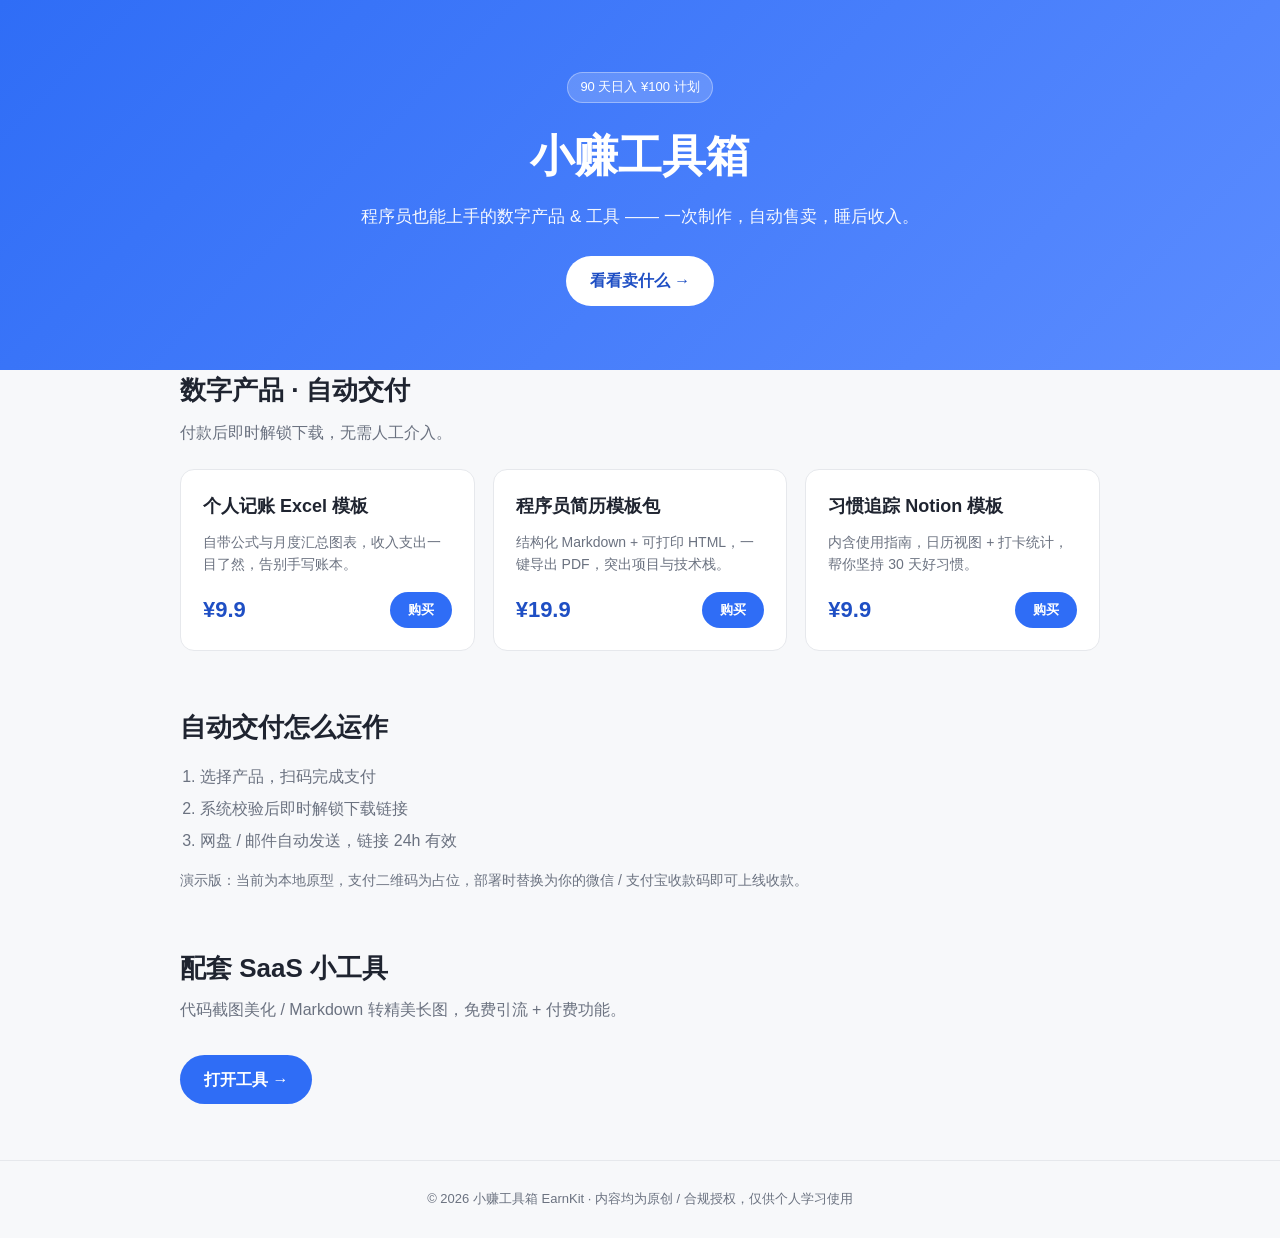
<file: store/index.html>
<!DOCTYPE html>
<html lang="zh-CN">
<head>
<meta charset="UTF-8">
<meta name="viewport" content="width=device-width, initial-scale=1.0">
<title>小赚工具箱 EarnKit · 让你的技能自动变现</title>
<link rel="stylesheet" href="assets/style.css">
</head>
<body>
<header class="hero">
  <div class="wrap">
    <div class="badge">90 天日入 ¥100 计划</div>
    <h1>小赚工具箱</h1>
    <p class="sub">程序员也能上手的数字产品 &amp; 工具 —— 一次制作，自动售卖，睡后收入。</p>
    <a class="cta" href="#products">看看卖什么 →</a>
  </div>
</header>

<main class="wrap">
  <section id="products">
    <h2>数字产品 · 自动交付</h2>
    <p class="lead">付款后即时解锁下载，无需人工介入。</p>
    <div id="product-list" class="grid"></div>
  </section>

  <section id="delivery">
    <h2>自动交付怎么运作</h2>
    <ol class="steps">
      <li>选择产品，扫码完成支付</li>
      <li>系统校验后即时解锁下载链接</li>
      <li>网盘 / 邮件自动发送，链接 24h 有效</li>
    </ol>
    <p class="muted">演示版：当前为本地原型，支付二维码为占位，部署时替换为你的微信 / 支付宝收款码即可上线收款。</p>
  </section>

  <section id="saas">
    <h2>配套 SaaS 小工具</h2>
    <p class="lead">代码截图美化 / Markdown 转精美长图，免费引流 + 付费功能。</p>
    <a class="cta ghost" href="../tools/code2image/index.html">打开工具 →</a>
  </section>
</main>

<footer>
  <div class="wrap">
    <p>© 2026 小赚工具箱 EarnKit · 内容均为原创 / 合规授权，仅供个人学习使用</p>
  </div>
</footer>

<div id="pay-modal" class="modal hidden">
  <div class="modal-box">
    <button id="close-modal" class="close" aria-label="关闭">×</button>
    <h3 id="pay-title"></h3>
    <p id="pay-price" class="price"></p>
    <div class="qr-placeholder">[ 你的收款码占位 ]</div>
    <p class="muted">实际部署时替换为微信 / 支付宝收款码图片</p>
    <button id="demo-paid" class="cta full">我已完成支付（演示）</button>
    <a id="download-link" class="download hidden" href="#">⬇ 下载产品</a>
  </div>
</div>

<script src="assets/app.js"></script>
</body>
</html>
</file>
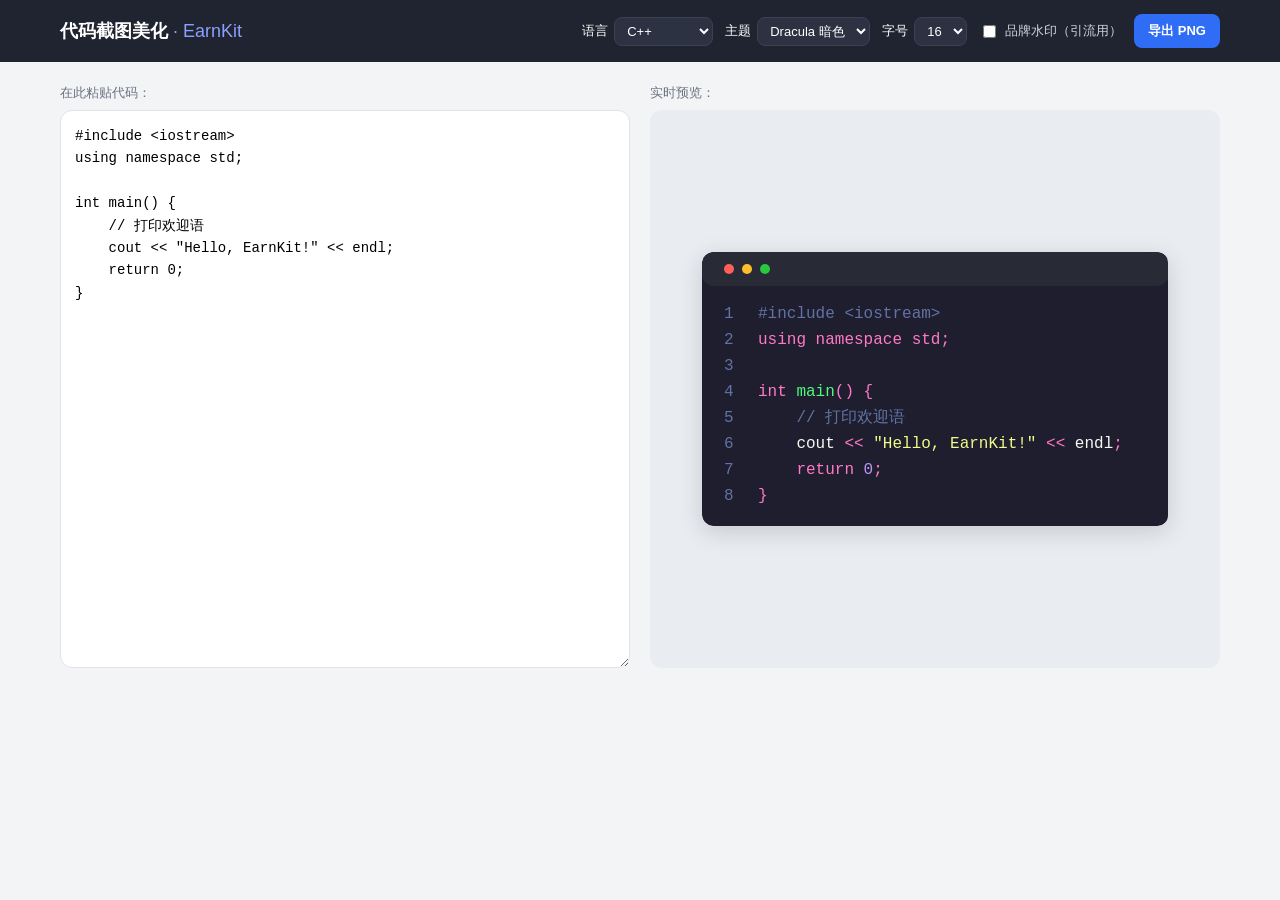
<file: tools/code2image/index.html>
<!DOCTYPE html>
<html lang="zh-CN">
<head>
<meta charset="UTF-8">
<meta name="viewport" content="width=device-width, initial-scale=1.0">
<title>代码截图美化 · 小赚工具箱</title>
<link rel="stylesheet" href="assets/style.css">
</head>
<body>
<header class="topbar">
  <div class="wrap bar">
    <div class="brand">代码截图美化 <span>· EarnKit</span></div>
    <div class="controls">
      <label>语言
        <select id="lang">
          <option value="cpp">C++</option>
          <option value="python">Python</option>
          <option value="js">JavaScript</option>
          <option value="plain">纯文本</option>
        </select>
      </label>
      <label>主题
        <select id="theme">
          <option value="dracula">Dracula 暗色</option>
          <option value="light">Light 浅色</option>
        </select>
      </label>
      <label>字号
        <select id="size">
          <option value="14">14</option>
          <option value="16" selected>16</option>
          <option value="18">18</option>
          <option value="20">20</option>
        </select>
      </label>
      <label class="wm"><input type="checkbox" id="watermark"> 品牌水印（引流用）</label>
      <button id="unlock" class="unlock">解锁高清无水印 ¥9.9</button>
      <button id="export" class="primary">导出 PNG</button>
    </div>
  </div>
</header>

<main class="wrap editor">
  <section class="left">
    <div class="hint">在此粘贴代码：</div>
    <textarea id="code" spellcheck="false">#include &lt;iostream&gt;
using namespace std;

int main() {
    // 打印欢迎语
    cout &lt;&lt; "Hello, EarnKit!" &lt;&lt; endl;
    return 0;
}</textarea>
  </section>
  <section class="right">
    <div class="hint">实时预览：</div>
    <div class="preview">
      <canvas id="cv"></canvas>
    </div>
  </section>
</main>

<div id="toast" class="toast hidden"></div>

<script src="assets/app.js"></script>
</body>
</html>
</file>
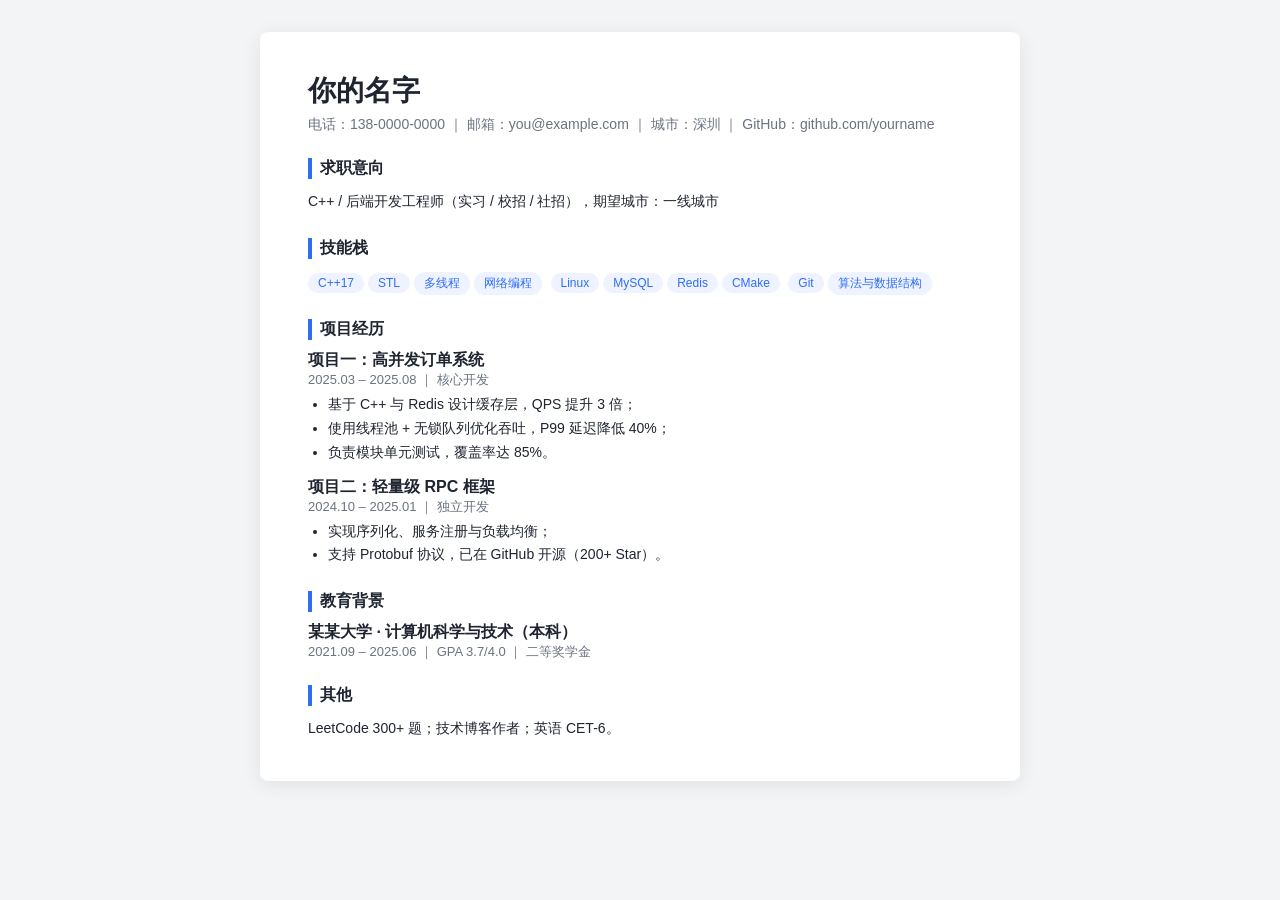
<file: products/resume/程序员简历模板.html>
<!DOCTYPE html>
<html lang="zh-CN">
<head>
<meta charset="UTF-8">
<title>程序员简历模板</title>
<style>
  * { box-sizing: border-box; }
  body { font-family: -apple-system, "PingFang SC", "Microsoft YaHei", sans-serif;
         color: #1f2430; margin: 0; padding: 32px; background: #f3f4f6; }
  .page { max-width: 760px; margin: 0 auto; background: #fff; padding: 40px 48px;
          box-shadow: 0 4px 20px rgba(0,0,0,.08); border-radius: 8px; }
  h1 { margin: 0; font-size: 28px; }
  .contact { color: #6b7280; font-size: 14px; margin: 6px 0 18px; }
  h2 { font-size: 16px; border-left: 4px solid #2f6df6; padding-left: 8px;
       margin: 24px 0 10px; }
  .meta { font-size: 14px; line-height: 1.8; }
  .item { margin-bottom: 12px; }
  .item .t { font-weight: 600; }
  .item .s { color: #6b7280; font-size: 13px; }
  ul { margin: 4px 0; padding-left: 20px; font-size: 14px; line-height: 1.7; }
  .tags span { display: inline-block; background: #eef3ff; color: #2f6df6;
               font-size: 12px; padding: 3px 10px; border-radius: 999px; margin: 3px 4px 0 0; }
  @media print { body { background: #fff; padding: 0; }
                 .page { box-shadow: none; border-radius: 0; } }
</style>
</head>
<body>
<div class="page">
  <h1>你的名字</h1>
  <div class="contact">电话：138-0000-0000 ｜ 邮箱：you@example.com ｜ 城市：深圳 ｜ GitHub：github.com/yourname</div>

  <h2>求职意向</h2>
  <div class="meta">C++ / 后端开发工程师（实习 / 校招 / 社招），期望城市：一线城市</div>

  <h2>技能栈</h2>
  <div class="tags">
    <span>C++17</span><span>STL</span><span>多线程</span><span>网络编程</span>
    <span>Linux</span><span>MySQL</span><span>Redis</span><span>CMake</span>
    <span>Git</span><span>算法与数据结构</span>
  </div>

  <h2>项目经历</h2>
  <div class="item">
    <div class="t">项目一：高并发订单系统</div>
    <div class="s">2025.03 – 2025.08 ｜ 核心开发</div>
    <ul>
      <li>基于 C++ 与 Redis 设计缓存层，QPS 提升 3 倍；</li>
      <li>使用线程池 + 无锁队列优化吞吐，P99 延迟降低 40%；</li>
      <li>负责模块单元测试，覆盖率达 85%。</li>
    </ul>
  </div>
  <div class="item">
    <div class="t">项目二：轻量级 RPC 框架</div>
    <div class="s">2024.10 – 2025.01 ｜ 独立开发</div>
    <ul>
      <li>实现序列化、服务注册与负载均衡；</li>
      <li>支持 Protobuf 协议，已在 GitHub 开源（200+ Star）。</li>
    </ul>
  </div>

  <h2>教育背景</h2>
  <div class="item">
    <div class="t">某某大学 · 计算机科学与技术（本科）</div>
    <div class="s">2021.09 – 2025.06 ｜ GPA 3.7/4.0 ｜ 二等奖学金</div>
  </div>

  <h2>其他</h2>
  <div class="meta">LeetCode 300+ 题；技术博客作者；英语 CET-6。</div>
</div>
</body>
</html>
</file>
<file: store/assets/style.css>
:root {
  --bg: #f7f8fa;
  --card: #ffffff;
  --ink: #1f2430;
  --muted: #6b7280;
  --brand: #2f6df6;
  --brand-d: #1f4fc4;
  --line: #e6e8ec;
  --radius: 14px;
}
* { box-sizing: border-box; }
html { scroll-behavior: smooth; }
body {
  margin: 0;
  font-family: -apple-system, BlinkMacSystemFont, "Segoe UI", "PingFang SC", "Microsoft YaHei", sans-serif;
  color: var(--ink);
  background: var(--bg);
  line-height: 1.6;
}
.wrap { max-width: 960px; margin: 0 auto; padding: 0 20px; }

.hero {
  background: linear-gradient(135deg, #2f6df6 0%, #5b8cff 100%);
  color: #fff;
  padding: 72px 0 64px;
  text-align: center;
}
.badge {
  display: inline-block;
  background: rgba(255,255,255,.18);
  border: 1px solid rgba(255,255,255,.35);
  padding: 4px 12px;
  border-radius: 999px;
  font-size: 13px;
  margin-bottom: 18px;
}
.hero h1 { font-size: 44px; margin: 0 0 12px; }
.hero .sub { font-size: 17px; margin: 0 0 26px; opacity: .95; }
.cta {
  display: inline-block;
  background: #fff;
  color: var(--brand-d);
  font-weight: 600;
  padding: 12px 24px;
  border-radius: 999px;
  text-decoration: none;
  transition: transform .12s ease;
}
.cta:hover { transform: translateY(-2px); }
.cta.ghost {
  background: var(--brand);
  color: #fff;
  margin-top: 8px;
}

main { padding: 56px 0; }
section { margin-bottom: 56px; }
h2 { font-size: 26px; margin: 0 0 8px; }
.lead { color: var(--muted); margin: 0 0 24px; }

.grid {
  display: grid;
  grid-template-columns: repeat(auto-fill, minmax(260px, 1fr));
  gap: 18px;
}
.card {
  background: var(--card);
  border: 1px solid var(--line);
  border-radius: var(--radius);
  padding: 22px;
  display: flex;
  flex-direction: column;
}
.card h3 { margin: 0 0 10px; font-size: 18px; }
.card p { color: var(--muted); font-size: 14px; flex: 1; margin: 0 0 16px; }
.row { display: flex; align-items: center; justify-content: space-between; }
.price { font-size: 22px; font-weight: 700; color: var(--brand-d); }
.card button {
  background: var(--brand);
  color: #fff;
  border: none;
  padding: 9px 18px;
  border-radius: 999px;
  cursor: pointer;
  font-weight: 600;
}
.card button:hover { background: var(--brand-d); }

.steps { color: var(--muted); padding-left: 20px; }
.steps li { margin-bottom: 6px; }
.muted { color: var(--muted); font-size: 14px; }

footer { border-top: 1px solid var(--line); padding: 28px 0; text-align: center; }
footer p { color: var(--muted); font-size: 13px; margin: 0; }

.modal {
  position: fixed; inset: 0;
  background: rgba(15,20,35,.55);
  display: flex; align-items: center; justify-content: center;
  z-index: 50;
}
.modal.hidden { display: none; }
.modal-box {
  background: #fff;
  width: 340px; max-width: 92vw;
  border-radius: 16px;
  padding: 26px 24px;
  position: relative;
  text-align: center;
}
.modal-box h3 { margin: 0 0 6px; }
.modal-box .price { color: var(--brand-d); font-weight: 700; font-size: 20px; margin: 0 0 18px; }
.close { position: absolute; top: 10px; right: 14px; border: none; background: none; font-size: 24px; cursor: pointer; color: var(--muted); }
.qr-placeholder {
  border: 2px dashed var(--line);
  border-radius: 12px;
  padding: 38px 0;
  color: var(--muted);
  font-size: 14px;
  margin-bottom: 10px;
}
.cta.full { display: block; width: 100%; background: var(--brand); color: #fff; border: none; padding: 12px; border-radius: 999px; font-weight: 600; cursor: pointer; margin-top: 6px; }
.download { display: block; margin-top: 14px; background: #e8f0ff; color: var(--brand-d); text-decoration: none; padding: 11px; border-radius: 999px; font-weight: 600; }
.download.hidden { display: none; }
</file>
<file: tools/code2image/assets/style.css>
* { box-sizing: border-box; }
body { margin: 0; font-family: -apple-system, "PingFang SC", "Microsoft YaHei", sans-serif;
       background: #f3f4f6; color: #1f2430; }
.wrap { max-width: 1200px; margin: 0 auto; padding: 0 20px; }

.topbar { background: #1f2430; color: #fff; padding: 14px 0; }
.bar { display: flex; align-items: center; justify-content: space-between; flex-wrap: wrap; gap: 12px; }
.brand { font-weight: 700; font-size: 18px; }
.brand span { color: #8aa0ff; font-weight: 400; }
.controls { display: flex; align-items: center; gap: 12px; flex-wrap: wrap; }
.controls label { font-size: 13px; display: flex; align-items: center; gap: 6px; }
.controls select { background: #2c3242; color: #fff; border: 1px solid #3a4151;
                   border-radius: 8px; padding: 5px 8px; font-size: 13px; }
.controls .wm { color: #cbd2e0; }
button { cursor: pointer; border: none; border-radius: 8px; padding: 8px 14px; font-size: 13px; font-weight: 600; }
.primary { background: #2f6df6; color: #fff; }
.primary:hover { background: #1f4fc4; }
.unlock { background: #ffb020; color: #1f2430; }
.unlock:hover { background: #e89c10; }

.editor { display: grid; grid-template-columns: 1fr 1fr; gap: 20px; padding: 22px 20px 40px; }
.hint { font-size: 13px; color: #6b7280; margin-bottom: 8px; }
textarea { width: 100%; height: 62vh; resize: vertical; border: 1px solid #e0e3e8;
           border-radius: 12px; padding: 14px; font-family: Consolas, Menlo, "Courier New", monospace;
           font-size: 14px; line-height: 1.6; background: #fff; }
.preview { background: #e9ecf1; border-radius: 12px; padding: 18px; min-height: 62vh;
           display: flex; align-items: center; justify-content: center; overflow: auto; }
canvas { max-width: 100%; height: auto; border-radius: 10px; box-shadow: 0 6px 24px rgba(0,0,0,.15); }

.toast { position: fixed; left: 50%; bottom: 30px; transform: translateX(-50%);
         background: #1f2430; color: #fff; padding: 10px 20px; border-radius: 999px; font-size: 14px;
         z-index: 50; }
.toast.hidden { display: none; }

@media (max-width: 860px) { .editor { grid-template-columns: 1fr; } textarea { height: 30vh; } }
</file>
